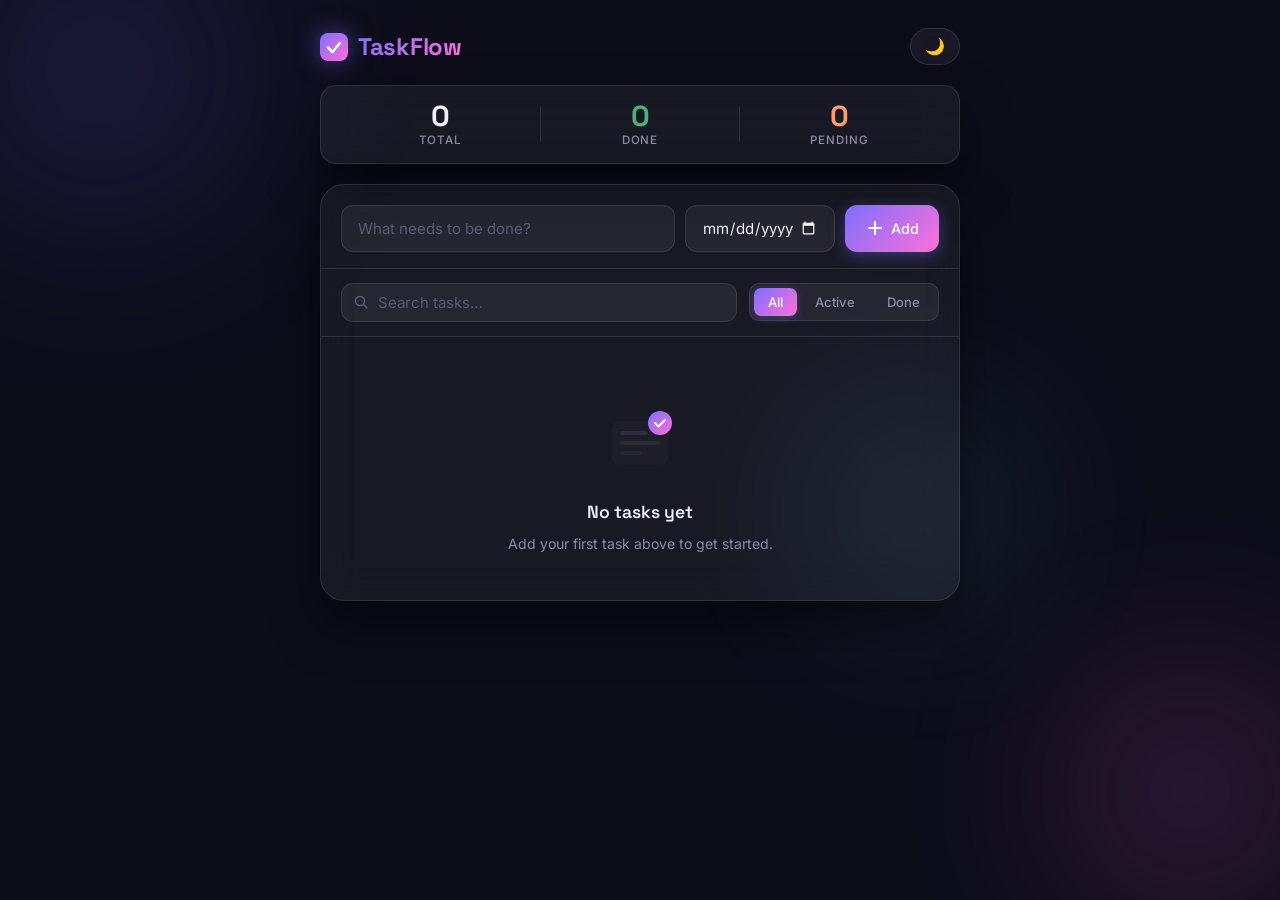
<file: CodeAlpha_Language_Transition_Tool/taskflow/index.html>
<!DOCTYPE html>
<html lang="en" data-theme="dark">
<head>
  <meta charset="UTF-8" />
  <meta name="viewport" content="width=device-width, initial-scale=1.0" />
  <title>TaskFlow — To-Do List</title>
  <link rel="stylesheet" href="style.css" />
  <!-- Google Fonts: Space Grotesk (display) + Inter (body) -->
  <link rel="preconnect" href="https://fonts.googleapis.com" />
  <link rel="preconnect" href="https://fonts.gstatic.com" crossorigin />
  <link href="https://fonts.googleapis.com/css2?family=Space+Grotesk:wght@400;500;600;700&family=Inter:wght@400;500&display=swap" rel="stylesheet" />
</head>
<body>

  <!-- ===== BACKGROUND BLOBS (decorative) ===== -->
  <div class="bg-blob blob-1" aria-hidden="true"></div>
  <div class="bg-blob blob-2" aria-hidden="true"></div>
  <div class="bg-blob blob-3" aria-hidden="true"></div>

  <!-- ===== MAIN WRAPPER ===== -->
  <div class="app-wrapper">

    <!-- ===== HEADER ===== -->
    <header class="app-header">
      <div class="brand">
        <!-- SVG checkmark logo -->
        <span class="brand-icon" aria-hidden="true">
          <svg width="28" height="28" viewBox="0 0 28 28" fill="none" xmlns="http://www.w3.org/2000/svg">
            <rect width="28" height="28" rx="8" fill="url(#logoGrad)"/>
            <path d="M8 14.5L12.5 19L20 10" stroke="white" stroke-width="2.5" stroke-linecap="round" stroke-linejoin="round"/>
            <defs>
              <linearGradient id="logoGrad" x1="0" y1="0" x2="28" y2="28" gradientUnits="userSpaceOnUse">
                <stop stop-color="#7C6FFF"/>
                <stop offset="1" stop-color="#FF6FD8"/>
              </linearGradient>
            </defs>
          </svg>
        </span>
        <h1 class="brand-name">TaskFlow</h1>
      </div>

      <!-- Dark / Light toggle -->
      <button class="theme-toggle" id="themeToggle" aria-label="Toggle dark/light mode">
        <span class="theme-icon theme-icon--dark" aria-hidden="true">🌙</span>
        <span class="theme-icon theme-icon--light" aria-hidden="true">☀️</span>
      </button>
    </header>

    <!-- ===== STATS BAR ===== -->
    <section class="stats-bar" aria-label="Task statistics">
      <div class="stat">
        <span class="stat-value" id="statTotal">0</span>
        <span class="stat-label">Total</span>
      </div>
      <div class="stat-divider" aria-hidden="true"></div>
      <div class="stat">
        <span class="stat-value stat-value--completed" id="statCompleted">0</span>
        <span class="stat-label">Done</span>
      </div>
      <div class="stat-divider" aria-hidden="true"></div>
      <div class="stat">
        <span class="stat-value stat-value--pending" id="statPending">0</span>
        <span class="stat-label">Pending</span>
      </div>
    </section>

    <!-- ===== MAIN CARD ===== -->
    <main class="card">

      <!-- ADD TASK FORM -->
      <div class="add-task-section">
        <div class="input-row">
          <!-- Task text input -->
          <input
            type="text"
            id="taskInput"
            class="task-input"
            placeholder="What needs to be done?"
            maxlength="150"
            autocomplete="off"
            aria-label="New task"
          />
          <!-- Due date input -->
          <input
            type="date"
            id="dueDateInput"
            class="date-input"
            aria-label="Due date (optional)"
          />
          <!-- Add button -->
          <button class="btn btn-add" id="addTaskBtn" aria-label="Add task">
            <svg width="20" height="20" viewBox="0 0 20 20" fill="none" aria-hidden="true">
              <path d="M10 4V16M4 10H16" stroke="currentColor" stroke-width="2.2" stroke-linecap="round"/>
            </svg>
            <span>Add</span>
          </button>
        </div>
      </div>

      <!-- SEARCH + FILTERS ROW -->
      <div class="controls-row">
        <!-- Search -->
        <div class="search-wrap">
          <svg class="search-icon" width="16" height="16" viewBox="0 0 16 16" fill="none" aria-hidden="true">
            <circle cx="7" cy="7" r="4.5" stroke="currentColor" stroke-width="1.6"/>
            <path d="M11 11L14 14" stroke="currentColor" stroke-width="1.6" stroke-linecap="round"/>
          </svg>
          <input
            type="search"
            id="searchInput"
            class="search-input"
            placeholder="Search tasks…"
            aria-label="Search tasks"
          />
        </div>

        <!-- Filter tabs -->
        <div class="filter-tabs" role="tablist" aria-label="Filter tasks">
          <button class="filter-tab active" data-filter="all" role="tab" aria-selected="true">All</button>
          <button class="filter-tab" data-filter="active" role="tab" aria-selected="false">Active</button>
          <button class="filter-tab" data-filter="completed" role="tab" aria-selected="false">Done</button>
        </div>
      </div>

      <!-- TASK LIST -->
      <ul class="task-list" id="taskList" aria-label="Tasks" aria-live="polite"></ul>

      <!-- EMPTY STATE (shown when no tasks) -->
      <div class="empty-state" id="emptyState" aria-hidden="true">
        <div class="empty-illustration" aria-hidden="true">
          <svg width="80" height="80" viewBox="0 0 80 80" fill="none" xmlns="http://www.w3.org/2000/svg">
            <rect x="12" y="20" width="56" height="44" rx="8" fill="currentColor" opacity="0.08"/>
            <rect x="20" y="30" width="28" height="4" rx="2" fill="currentColor" opacity="0.25"/>
            <rect x="20" y="40" width="40" height="4" rx="2" fill="currentColor" opacity="0.18"/>
            <rect x="20" y="50" width="22" height="4" rx="2" fill="currentColor" opacity="0.12"/>
            <circle cx="60" cy="22" r="12" fill="url(#emptyGrad)"/>
            <path d="M55 22L58.5 25.5L65 19" stroke="white" stroke-width="2" stroke-linecap="round" stroke-linejoin="round"/>
            <defs>
              <linearGradient id="emptyGrad" x1="48" y1="10" x2="72" y2="34" gradientUnits="userSpaceOnUse">
                <stop stop-color="#7C6FFF"/>
                <stop offset="1" stop-color="#FF6FD8"/>
              </linearGradient>
            </defs>
          </svg>
        </div>
        <p class="empty-title" id="emptyTitle">No tasks yet</p>
        <p class="empty-sub" id="emptySub">Add your first task above to get started.</p>
      </div>

      <!-- FOOTER ACTIONS -->
      <div class="card-footer" id="cardFooter">
        <span class="footer-count" id="footerCount"></span>
        <button class="btn btn-ghost" id="clearCompletedBtn" aria-label="Clear all completed tasks">
          Clear completed
        </button>
      </div>

    </main><!-- /card -->
  </div><!-- /app-wrapper -->

  <!-- ===== DELETE CONFIRMATION MODAL ===== -->
  <div class="modal-backdrop" id="modalBackdrop" role="dialog" aria-modal="true" aria-labelledby="modalTitle" aria-hidden="true">
    <div class="modal">
      <div class="modal-icon" aria-hidden="true">🗑️</div>
      <h2 class="modal-title" id="modalTitle">Delete task?</h2>
      <p class="modal-body">This action cannot be undone.</p>
      <div class="modal-actions">
        <button class="btn btn-ghost" id="modalCancelBtn">Cancel</button>
        <button class="btn btn-danger" id="modalConfirmBtn">Delete</button>
      </div>
    </div>
  </div>

  <!-- ===== TOAST NOTIFICATION ===== -->
  <div class="toast" id="toast" role="status" aria-live="polite" aria-atomic="true"></div>

  <script src="script.js"></script>
</body>
</html>
</file>
<file: CodeAlpha_Language_Transition_Tool/taskflow/style.css>
/* ============================================================
   TaskFlow — style.css
   Design: Deep-space glassmorphism with purple-to-pink accent
   Fonts: Space Grotesk (display) / Inter (body)
   ============================================================ */

/* ─── CSS CUSTOM PROPERTIES ─────────────────────────────────── */
:root {
  /* Accent gradient */
  --accent-start: #7C6FFF;
  --accent-end:   #FF6FD8;
  --accent-grad:  linear-gradient(135deg, var(--accent-start), var(--accent-end));

  /* Dark theme (default) */
  --bg:           #0D0D1A;
  --surface:      rgba(255, 255, 255, 0.05);
  --surface-hov:  rgba(255, 255, 255, 0.09);
  --border:       rgba(255, 255, 255, 0.10);
  --border-hov:   rgba(255, 255, 255, 0.20);
  --text-primary: #F0EFFF;
  --text-secondary: #8B8BA7;
  --text-muted:   #5A5A72;
  --input-bg:     rgba(255, 255, 255, 0.06);
  --input-focus:  rgba(124, 111, 255, 0.25);
  --done-color:   #4CAF7D;
  --pending-color:#FF9A6C;
  --danger:       #FF5C7A;
  --shadow:       0 24px 48px rgba(0,0,0,0.5);
  --card-blur:    blur(20px);
  --blob-opacity: 0.18;
  --modal-bg:     rgba(13, 13, 26, 0.85);
  --toast-bg:     rgba(40, 38, 70, 0.95);
  --strike-color: var(--text-muted);
}

/* Light theme overrides */
[data-theme="light"] {
  --bg:           #F0EFFF;
  --surface:      rgba(255, 255, 255, 0.65);
  --surface-hov:  rgba(255, 255, 255, 0.85);
  --border:       rgba(124, 111, 255, 0.15);
  --border-hov:   rgba(124, 111, 255, 0.35);
  --text-primary: #1A1830;
  --text-secondary: #5A5880;
  --text-muted:   #A0A0B8;
  --input-bg:     rgba(255, 255, 255, 0.8);
  --input-focus:  rgba(124, 111, 255, 0.20);
  --shadow:       0 20px 40px rgba(100, 80, 200, 0.15);
  --blob-opacity: 0.25;
  --modal-bg:     rgba(240, 239, 255, 0.85);
  --toast-bg:     rgba(30, 28, 60, 0.92);
}

/* ─── RESET ──────────────────────────────────────────────────── */
*, *::before, *::after { box-sizing: border-box; margin: 0; padding: 0; }
html { scroll-behavior: smooth; }

body {
  font-family: 'Inter', system-ui, sans-serif;
  font-size: 15px;
  background: var(--bg);
  color: var(--text-primary);
  min-height: 100dvh;
  transition: background 0.35s ease, color 0.35s ease;
  overflow-x: hidden;
}

/* ─── BACKGROUND BLOBS ───────────────────────────────────────── */
.bg-blob {
  position: fixed;
  border-radius: 50%;
  filter: blur(80px);
  opacity: var(--blob-opacity);
  pointer-events: none;
  z-index: 0;
  transition: opacity 0.35s ease;
}
.blob-1 {
  width: 500px; height: 500px;
  background: radial-gradient(circle, #7C6FFF 0%, transparent 70%);
  top: -180px; left: -150px;
}
.blob-2 {
  width: 420px; height: 420px;
  background: radial-gradient(circle, #FF6FD8 0%, transparent 70%);
  bottom: -100px; right: -120px;
}
.blob-3 {
  width: 300px; height: 300px;
  background: radial-gradient(circle, #6FE0FF 0%, transparent 70%);
  top: 40%; left: 60%;
}

/* ─── APP WRAPPER ────────────────────────────────────────────── */
.app-wrapper {
  position: relative;
  z-index: 1;
  max-width: 680px;
  margin: 0 auto;
  padding: 28px 20px 60px;
  display: flex;
  flex-direction: column;
  gap: 20px;
}

/* ─── HEADER ─────────────────────────────────────────────────── */
.app-header {
  display: flex;
  align-items: center;
  justify-content: space-between;
}

.brand { display: flex; align-items: center; gap: 10px; }

.brand-icon {
  display: flex;
  align-items: center;
  filter: drop-shadow(0 0 12px rgba(124,111,255,0.5));
}

.brand-name {
  font-family: 'Space Grotesk', sans-serif;
  font-size: 1.5rem;
  font-weight: 700;
  background: var(--accent-grad);
  -webkit-background-clip: text;
  -webkit-text-fill-color: transparent;
  background-clip: text;
  letter-spacing: -0.3px;
}

/* Theme Toggle */
.theme-toggle {
  background: var(--surface);
  border: 1px solid var(--border);
  border-radius: 50px;
  padding: 8px 14px;
  cursor: pointer;
  font-size: 1rem;
  display: flex;
  align-items: center;
  backdrop-filter: var(--card-blur);
  transition: background 0.2s, border-color 0.2s, transform 0.15s;
}
.theme-toggle:hover { background: var(--surface-hov); border-color: var(--border-hov); transform: scale(1.05); }

/* Show/hide sun or moon based on theme */
.theme-icon--light { display: none; }
[data-theme="light"] .theme-icon--dark  { display: none; }
[data-theme="light"] .theme-icon--light { display: inline; }

/* ─── STATS BAR ──────────────────────────────────────────────── */
.stats-bar {
  display: flex;
  align-items: center;
  justify-content: center;
  gap: 0;
  background: var(--surface);
  border: 1px solid var(--border);
  border-radius: 16px;
  backdrop-filter: var(--card-blur);
  padding: 16px 24px;
  box-shadow: var(--shadow);
}
.stat {
  flex: 1;
  text-align: center;
  display: flex;
  flex-direction: column;
  gap: 2px;
}
.stat-value {
  font-family: 'Space Grotesk', sans-serif;
  font-size: 1.8rem;
  font-weight: 700;
  line-height: 1;
  color: var(--text-primary);
  transition: transform 0.2s;
}
.stat-value.bump { transform: scale(1.2); }
.stat-value--completed { color: var(--done-color); }
.stat-value--pending   { color: var(--pending-color); }
.stat-label {
  font-size: 0.72rem;
  font-weight: 500;
  text-transform: uppercase;
  letter-spacing: 0.08em;
  color: var(--text-secondary);
}
.stat-divider {
  width: 1px;
  height: 36px;
  background: var(--border);
  margin: 0 4px;
}

/* ─── MAIN CARD ──────────────────────────────────────────────── */
.card {
  background: var(--surface);
  border: 1px solid var(--border);
  border-radius: 24px;
  backdrop-filter: var(--card-blur);
  box-shadow: var(--shadow);
  overflow: hidden;
  transition: background 0.35s, border-color 0.35s;
}

/* ─── ADD TASK SECTION ───────────────────────────────────────── */
.add-task-section {
  padding: 20px 20px 16px;
  border-bottom: 1px solid var(--border);
}
.input-row {
  display: flex;
  gap: 10px;
  align-items: stretch;
  flex-wrap: wrap;
}

/* Shared input style */
.task-input, .date-input, .search-input {
  font-family: 'Inter', sans-serif;
  font-size: 0.94rem;
  color: var(--text-primary);
  background: var(--input-bg);
  border: 1px solid var(--border);
  border-radius: 12px;
  padding: 12px 16px;
  outline: none;
  transition: border-color 0.2s, box-shadow 0.2s, background 0.2s;
}
.task-input::placeholder, .date-input::placeholder, .search-input::placeholder {
  color: var(--text-muted);
}
.task-input:focus, .date-input:focus, .search-input:focus {
  border-color: var(--accent-start);
  box-shadow: 0 0 0 3px var(--input-focus);
  background: var(--input-bg);
}

.task-input  { flex: 1 1 200px; min-width: 0; }
.date-input  {
  flex: 0 0 auto;
  width: 150px;
  color-scheme: dark;        /* native date picker dark */
  cursor: pointer;
}
[data-theme="light"] .date-input { color-scheme: light; }

/* ─── BUTTONS ────────────────────────────────────────────────── */
.btn {
  font-family: 'Inter', sans-serif;
  font-size: 0.9rem;
  font-weight: 500;
  border: none;
  border-radius: 12px;
  cursor: pointer;
  display: inline-flex;
  align-items: center;
  gap: 6px;
  transition: transform 0.15s, box-shadow 0.15s, opacity 0.15s;
  white-space: nowrap;
}
.btn:active { transform: scale(0.96); }

.btn-add {
  background: var(--accent-grad);
  color: #fff;
  padding: 12px 20px;
  box-shadow: 0 4px 16px rgba(124,111,255,0.35);
}
.btn-add:hover { box-shadow: 0 6px 24px rgba(124,111,255,0.55); transform: translateY(-1px); }

.btn-ghost {
  background: var(--surface);
  color: var(--text-secondary);
  border: 1px solid var(--border);
  padding: 8px 14px;
}
.btn-ghost:hover { background: var(--surface-hov); color: var(--text-primary); border-color: var(--border-hov); }

.btn-danger {
  background: var(--danger);
  color: #fff;
  padding: 10px 20px;
  box-shadow: 0 4px 14px rgba(255,92,122,0.35);
}
.btn-danger:hover { box-shadow: 0 6px 20px rgba(255,92,122,0.55); }

/* ─── CONTROLS ROW (search + filter) ────────────────────────── */
.controls-row {
  display: flex;
  align-items: center;
  gap: 12px;
  padding: 14px 20px;
  border-bottom: 1px solid var(--border);
  flex-wrap: wrap;
}

.search-wrap {
  position: relative;
  flex: 1 1 180px;
  min-width: 0;
}
.search-icon {
  position: absolute;
  left: 12px;
  top: 50%;
  transform: translateY(-50%);
  color: var(--text-muted);
  pointer-events: none;
}
.search-input {
  width: 100%;
  padding-left: 36px;
  padding-top: 9px;
  padding-bottom: 9px;
}

/* Filter Tabs */
.filter-tabs {
  display: flex;
  gap: 4px;
  background: var(--input-bg);
  border: 1px solid var(--border);
  border-radius: 10px;
  padding: 4px;
}
.filter-tab {
  font-family: 'Inter', sans-serif;
  font-size: 0.82rem;
  font-weight: 500;
  background: transparent;
  border: none;
  border-radius: 7px;
  padding: 6px 14px;
  cursor: pointer;
  color: var(--text-secondary);
  transition: background 0.2s, color 0.2s;
}
.filter-tab.active {
  background: var(--accent-grad);
  color: #fff;
  box-shadow: 0 2px 8px rgba(124,111,255,0.30);
}
.filter-tab:not(.active):hover { background: var(--surface-hov); color: var(--text-primary); }

/* ─── TASK LIST ──────────────────────────────────────────────── */
.task-list {
  list-style: none;
  padding: 8px 0;
  min-height: 10px;
  max-height: 420px;
  overflow-y: auto;
  scrollbar-width: thin;
  scrollbar-color: var(--border) transparent;
}
.task-list::-webkit-scrollbar { width: 4px; }
.task-list::-webkit-scrollbar-thumb { background: var(--border); border-radius: 4px; }

/* ─── TASK ITEM ──────────────────────────────────────────────── */
.task-item {
  display: flex;
  align-items: flex-start;
  gap: 12px;
  padding: 14px 20px;
  border-bottom: 1px solid var(--border);
  transition: background 0.18s;
  animation: slideIn 0.25s ease;
}
@keyframes slideIn {
  from { opacity: 0; transform: translateY(-8px); }
  to   { opacity: 1; transform: translateY(0); }
}
.task-item:last-child { border-bottom: none; }
.task-item:hover { background: var(--surface-hov); }
.task-item.completed .task-text {
  text-decoration: line-through;
  color: var(--strike-color);
}
.task-item.completed .task-meta { opacity: 0.5; }

/* Custom checkbox */
.task-checkbox {
  appearance: none;
  -webkit-appearance: none;
  width: 20px;
  height: 20px;
  min-width: 20px;
  border: 2px solid var(--border-hov);
  border-radius: 6px;
  cursor: pointer;
  margin-top: 2px;
  transition: background 0.2s, border-color 0.2s, box-shadow 0.2s;
  background: transparent;
  position: relative;
}
.task-checkbox:checked {
  background: var(--accent-grad);
  border-color: transparent;
  box-shadow: 0 2px 8px rgba(124,111,255,0.35);
}
.task-checkbox:checked::after {
  content: '';
  position: absolute;
  left: 4px; top: 1px;
  width: 7px; height: 11px;
  border: 2px solid white;
  border-top: none;
  border-left: none;
  transform: rotate(45deg);
}
.task-checkbox:hover:not(:checked) { border-color: var(--accent-start); }

/* Task content */
.task-content { flex: 1; min-width: 0; }

.task-text {
  font-size: 0.95rem;
  line-height: 1.5;
  word-break: break-word;
  color: var(--text-primary);
  transition: color 0.2s;
}

.task-meta {
  display: flex;
  align-items: center;
  gap: 8px;
  margin-top: 4px;
  flex-wrap: wrap;
}
.task-due {
  font-size: 0.75rem;
  color: var(--text-secondary);
  display: flex;
  align-items: center;
  gap: 4px;
}
/* Overdue due date highlight */
.task-due.overdue { color: var(--danger); font-weight: 500; }

/* Edit input (inline) */
.task-edit-input {
  font-family: 'Inter', sans-serif;
  font-size: 0.95rem;
  width: 100%;
  background: var(--input-bg);
  border: 1px solid var(--accent-start);
  border-radius: 8px;
  padding: 5px 10px;
  color: var(--text-primary);
  outline: none;
  box-shadow: 0 0 0 3px var(--input-focus);
}

/* Task action buttons */
.task-actions {
  display: flex;
  gap: 6px;
  opacity: 0;
  transition: opacity 0.18s;
  flex-shrink: 0;
}
.task-item:hover .task-actions,
.task-item:focus-within .task-actions {
  opacity: 1;
}
.action-btn {
  background: transparent;
  border: 1px solid var(--border);
  border-radius: 8px;
  padding: 5px 8px;
  cursor: pointer;
  color: var(--text-secondary);
  font-size: 0.82rem;
  transition: background 0.18s, color 0.18s, border-color 0.18s;
  display: flex;
  align-items: center;
}
.action-btn:hover { background: var(--surface-hov); border-color: var(--border-hov); color: var(--text-primary); }
.action-btn.save-btn { color: var(--done-color); border-color: var(--done-color); }
.action-btn.save-btn:hover { background: rgba(76,175,125,0.12); }
.action-btn.delete-btn:hover { color: var(--danger); border-color: var(--danger); background: rgba(255,92,122,0.10); }

/* ─── EMPTY STATE ────────────────────────────────────────────── */
.empty-state {
  display: none;
  flex-direction: column;
  align-items: center;
  justify-content: center;
  padding: 48px 24px;
  text-align: center;
  gap: 12px;
  color: var(--text-secondary);
}
.empty-state.visible { display: flex; }

.empty-illustration {
  color: var(--text-muted);
  margin-bottom: 4px;
  animation: float 3s ease-in-out infinite;
}
@keyframes float {
  0%, 100% { transform: translateY(0); }
  50%       { transform: translateY(-8px); }
}
.empty-title {
  font-family: 'Space Grotesk', sans-serif;
  font-size: 1.1rem;
  font-weight: 600;
  color: var(--text-primary);
}
.empty-sub { font-size: 0.88rem; color: var(--text-secondary); }

/* ─── CARD FOOTER ────────────────────────────────────────────── */
.card-footer {
  display: flex;
  align-items: center;
  justify-content: space-between;
  padding: 12px 20px 16px;
  border-top: 1px solid var(--border);
}
.card-footer.hidden { display: none; }
.footer-count { font-size: 0.82rem; color: var(--text-secondary); }

/* ─── MODAL ──────────────────────────────────────────────────── */
.modal-backdrop {
  position: fixed;
  inset: 0;
  z-index: 100;
  background: var(--modal-bg);
  backdrop-filter: blur(8px);
  display: flex;
  align-items: center;
  justify-content: center;
  padding: 20px;
  opacity: 0;
  pointer-events: none;
  transition: opacity 0.25s;
}
.modal-backdrop.open {
  opacity: 1;
  pointer-events: auto;
}
.modal {
  background: var(--surface);
  border: 1px solid var(--border);
  border-radius: 20px;
  backdrop-filter: blur(24px);
  padding: 32px 28px 24px;
  max-width: 360px;
  width: 100%;
  text-align: center;
  box-shadow: var(--shadow);
  transform: scale(0.92);
  transition: transform 0.25s;
}
.modal-backdrop.open .modal { transform: scale(1); }
.modal-icon { font-size: 2rem; margin-bottom: 12px; }
.modal-title {
  font-family: 'Space Grotesk', sans-serif;
  font-size: 1.2rem;
  font-weight: 600;
  margin-bottom: 8px;
}
.modal-body { font-size: 0.88rem; color: var(--text-secondary); margin-bottom: 24px; }
.modal-actions { display: flex; gap: 10px; justify-content: center; }

/* ─── TOAST ──────────────────────────────────────────────────── */
.toast {
  position: fixed;
  bottom: 28px;
  left: 50%;
  transform: translateX(-50%) translateY(80px);
  background: var(--toast-bg);
  color: #fff;
  border: 1px solid rgba(255,255,255,0.1);
  border-radius: 50px;
  padding: 10px 22px;
  font-size: 0.88rem;
  font-weight: 500;
  z-index: 200;
  backdrop-filter: blur(16px);
  box-shadow: 0 8px 24px rgba(0,0,0,0.4);
  transition: transform 0.35s cubic-bezier(0.34,1.56,0.64,1), opacity 0.3s;
  opacity: 0;
  pointer-events: none;
  white-space: nowrap;
}
.toast.show {
  transform: translateX(-50%) translateY(0);
  opacity: 1;
}

/* ─── RESPONSIVE ─────────────────────────────────────────────── */
@media (max-width: 560px) {
  .app-wrapper { padding: 16px 12px 48px; gap: 14px; }
  .input-row { flex-direction: column; }
  .date-input { width: 100%; }
  .btn-add { width: 100%; justify-content: center; }
  .controls-row { gap: 8px; }
  .filter-tabs { width: 100%; justify-content: center; }
  .stats-bar { padding: 14px 16px; }
  .stat-value { font-size: 1.5rem; }
  .task-actions { opacity: 1; } /* always visible on touch */
}

@media (min-width: 561px) and (max-width: 800px) {
  .app-wrapper { max-width: 100%; padding: 20px 24px 48px; }
}

/* ─── REDUCED MOTION ─────────────────────────────────────────── */
@media (prefers-reduced-motion: reduce) {
  *, *::before, *::after { animation-duration: 0.01ms !important; transition-duration: 0.01ms !important; }
}
</file>
